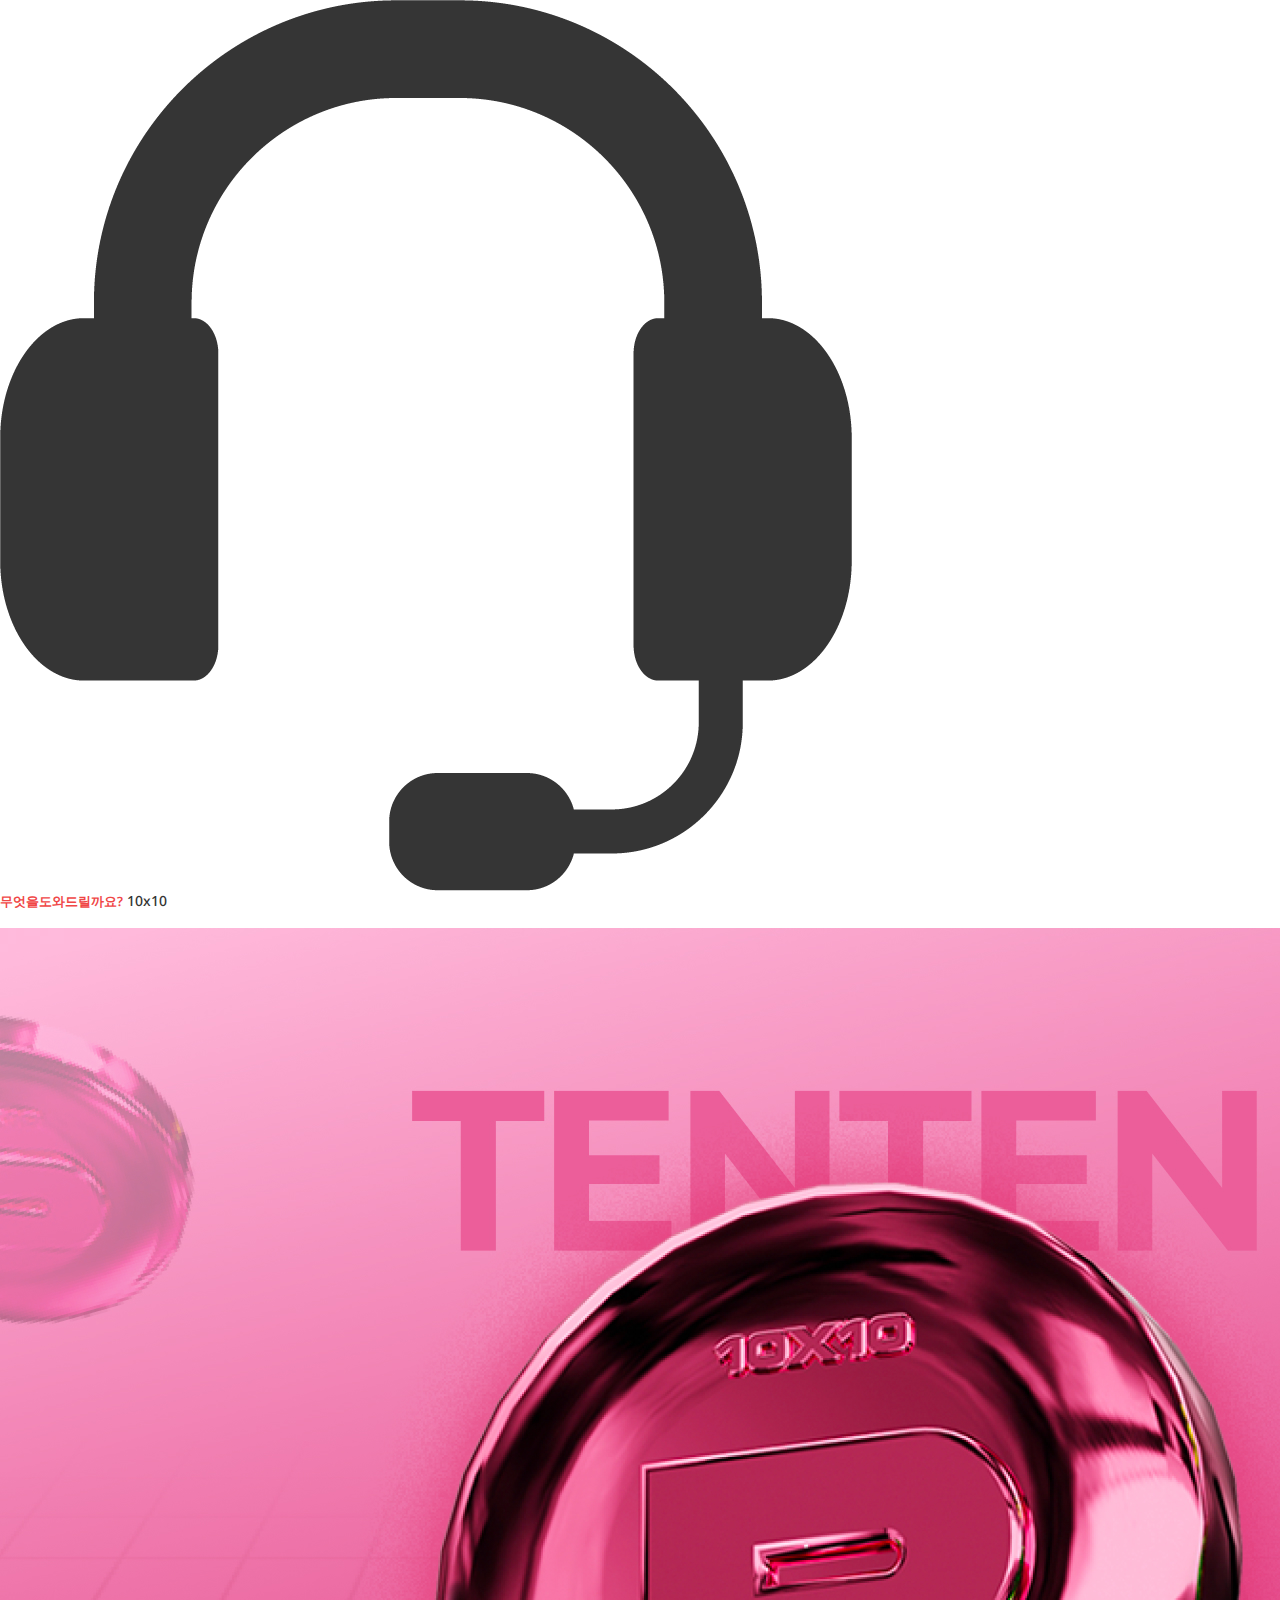
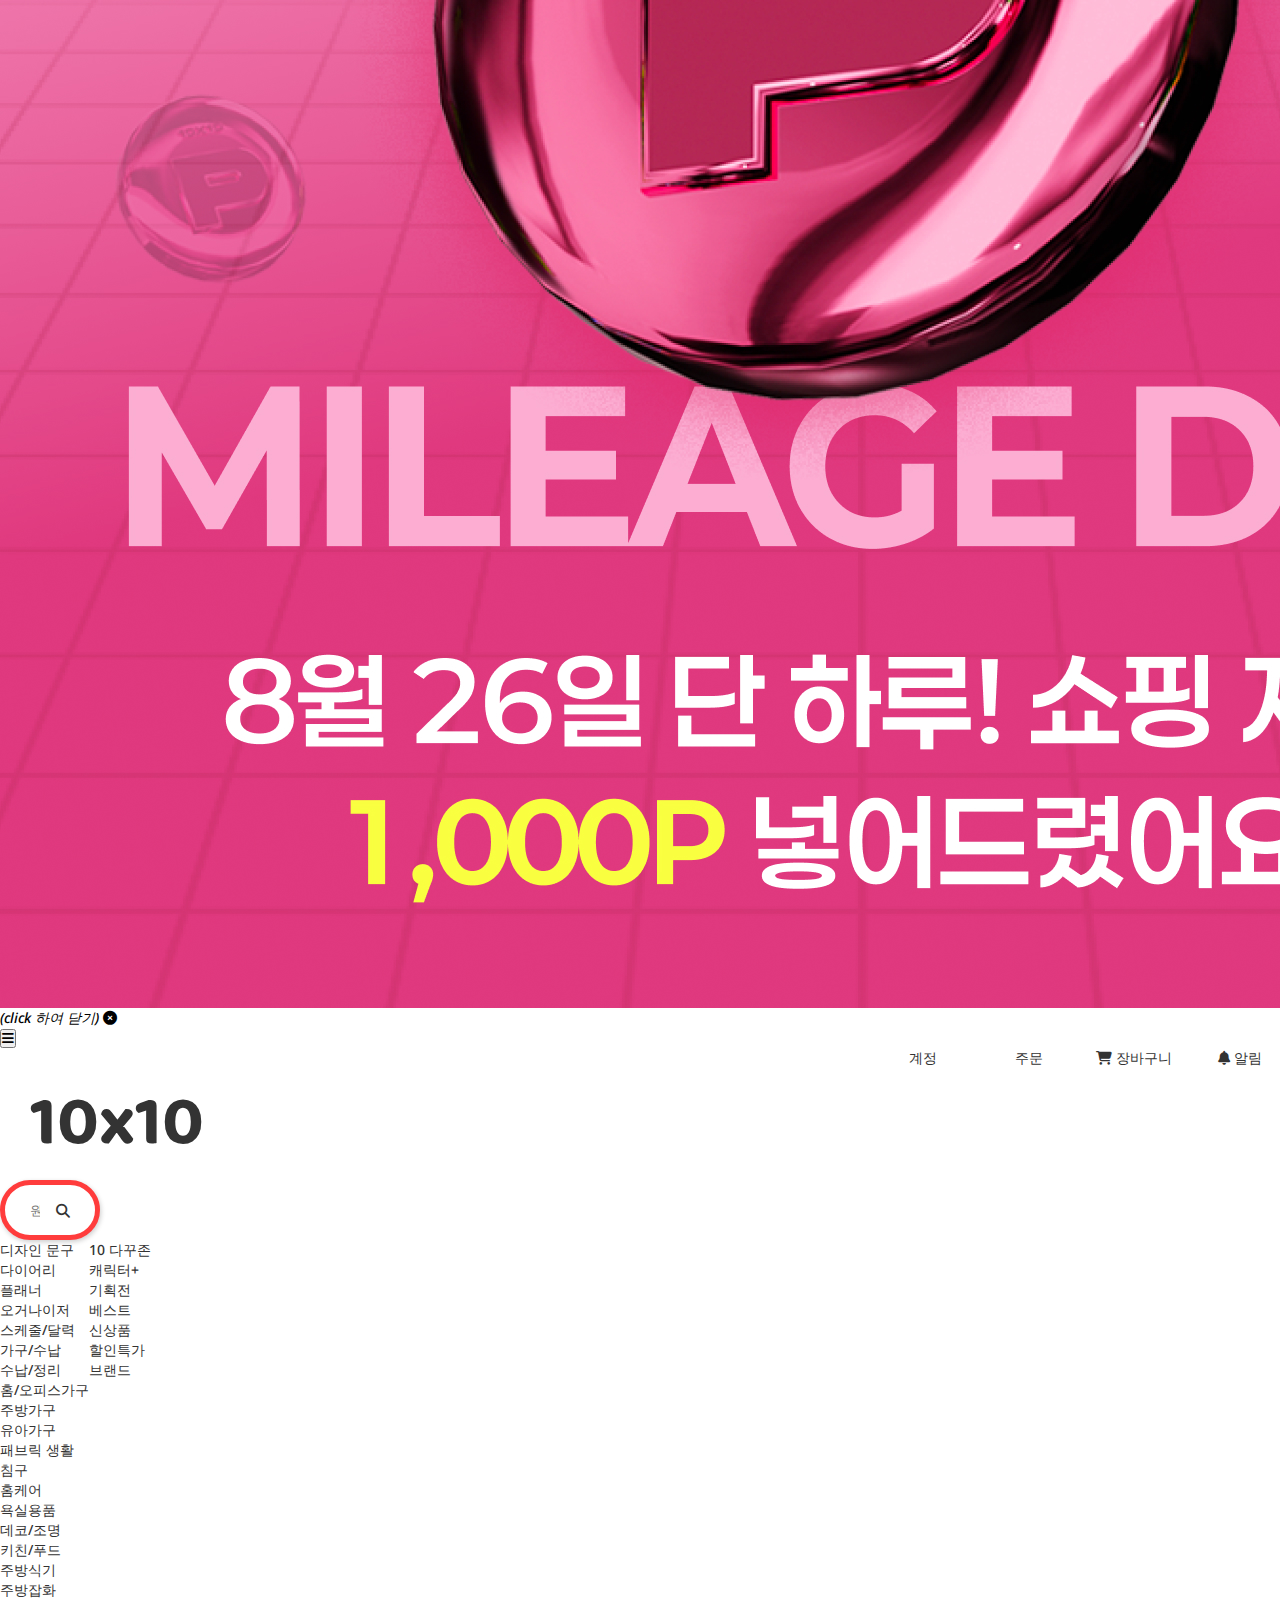
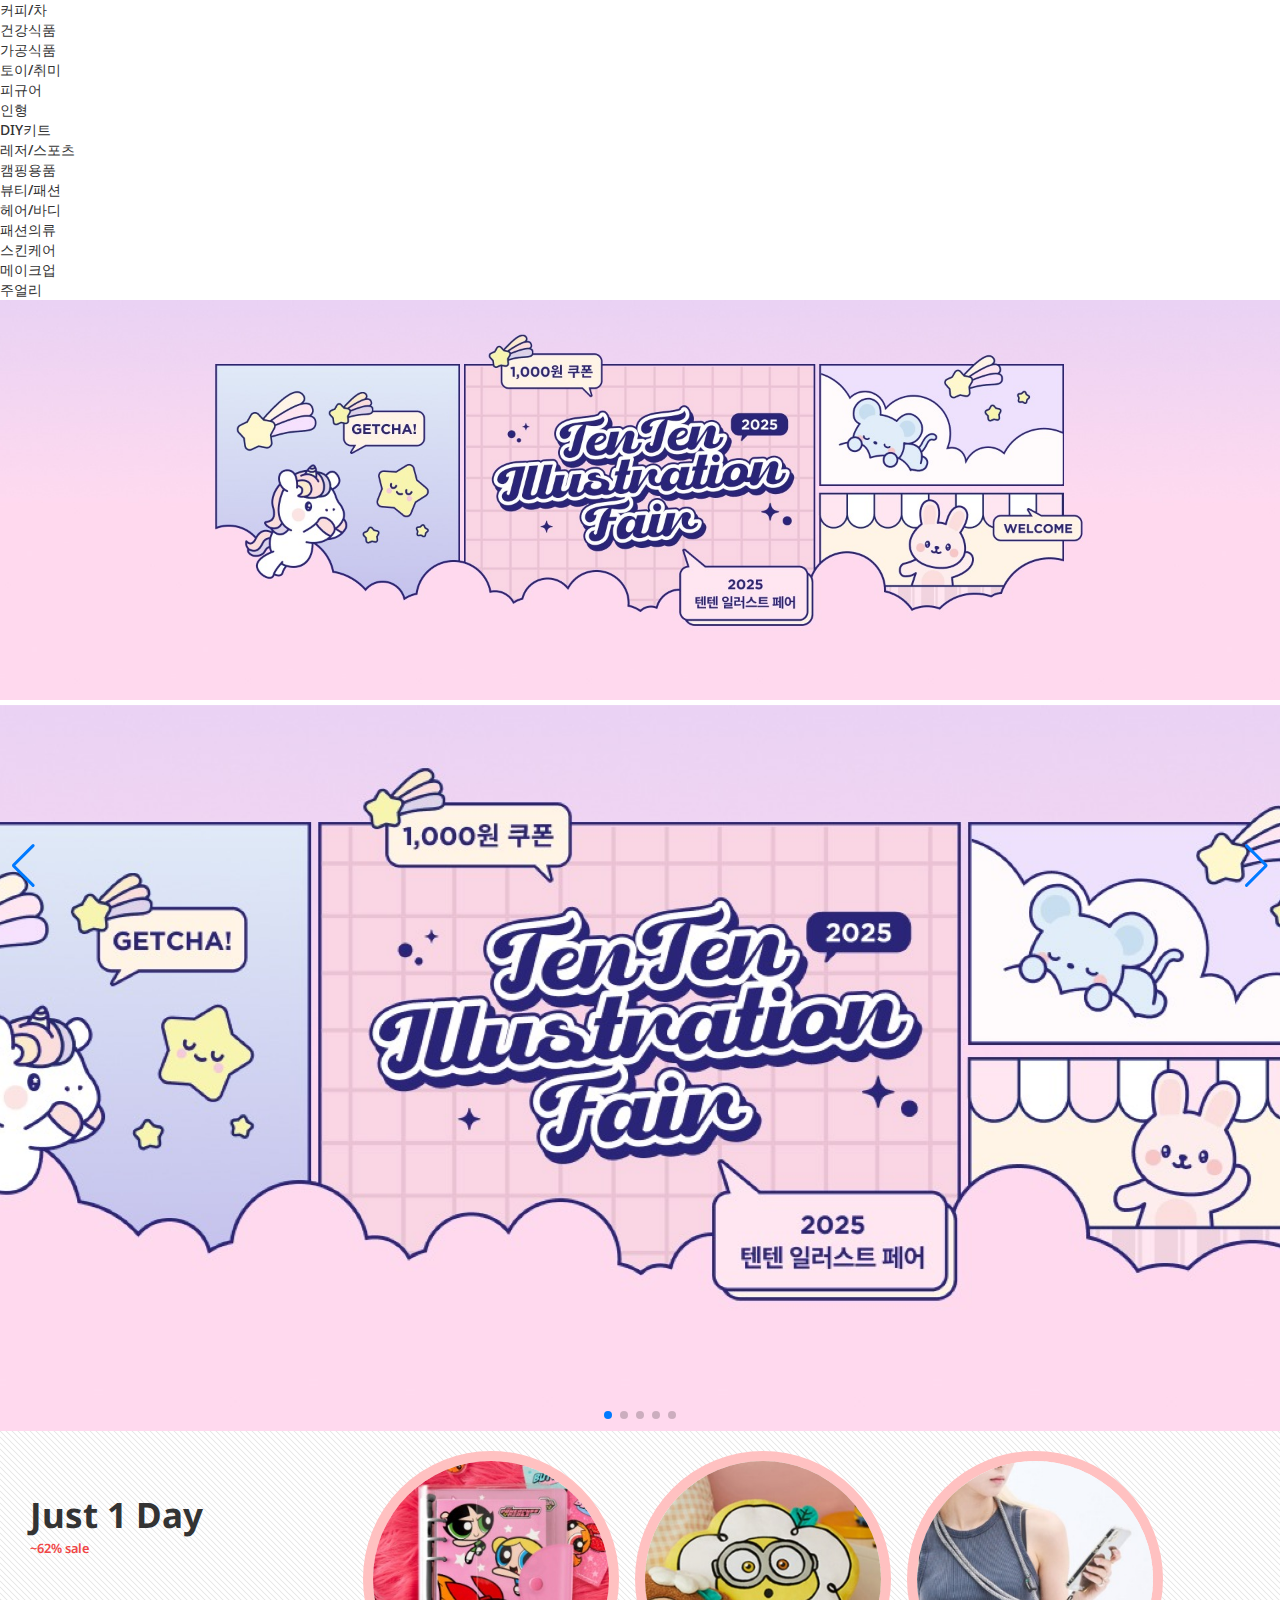
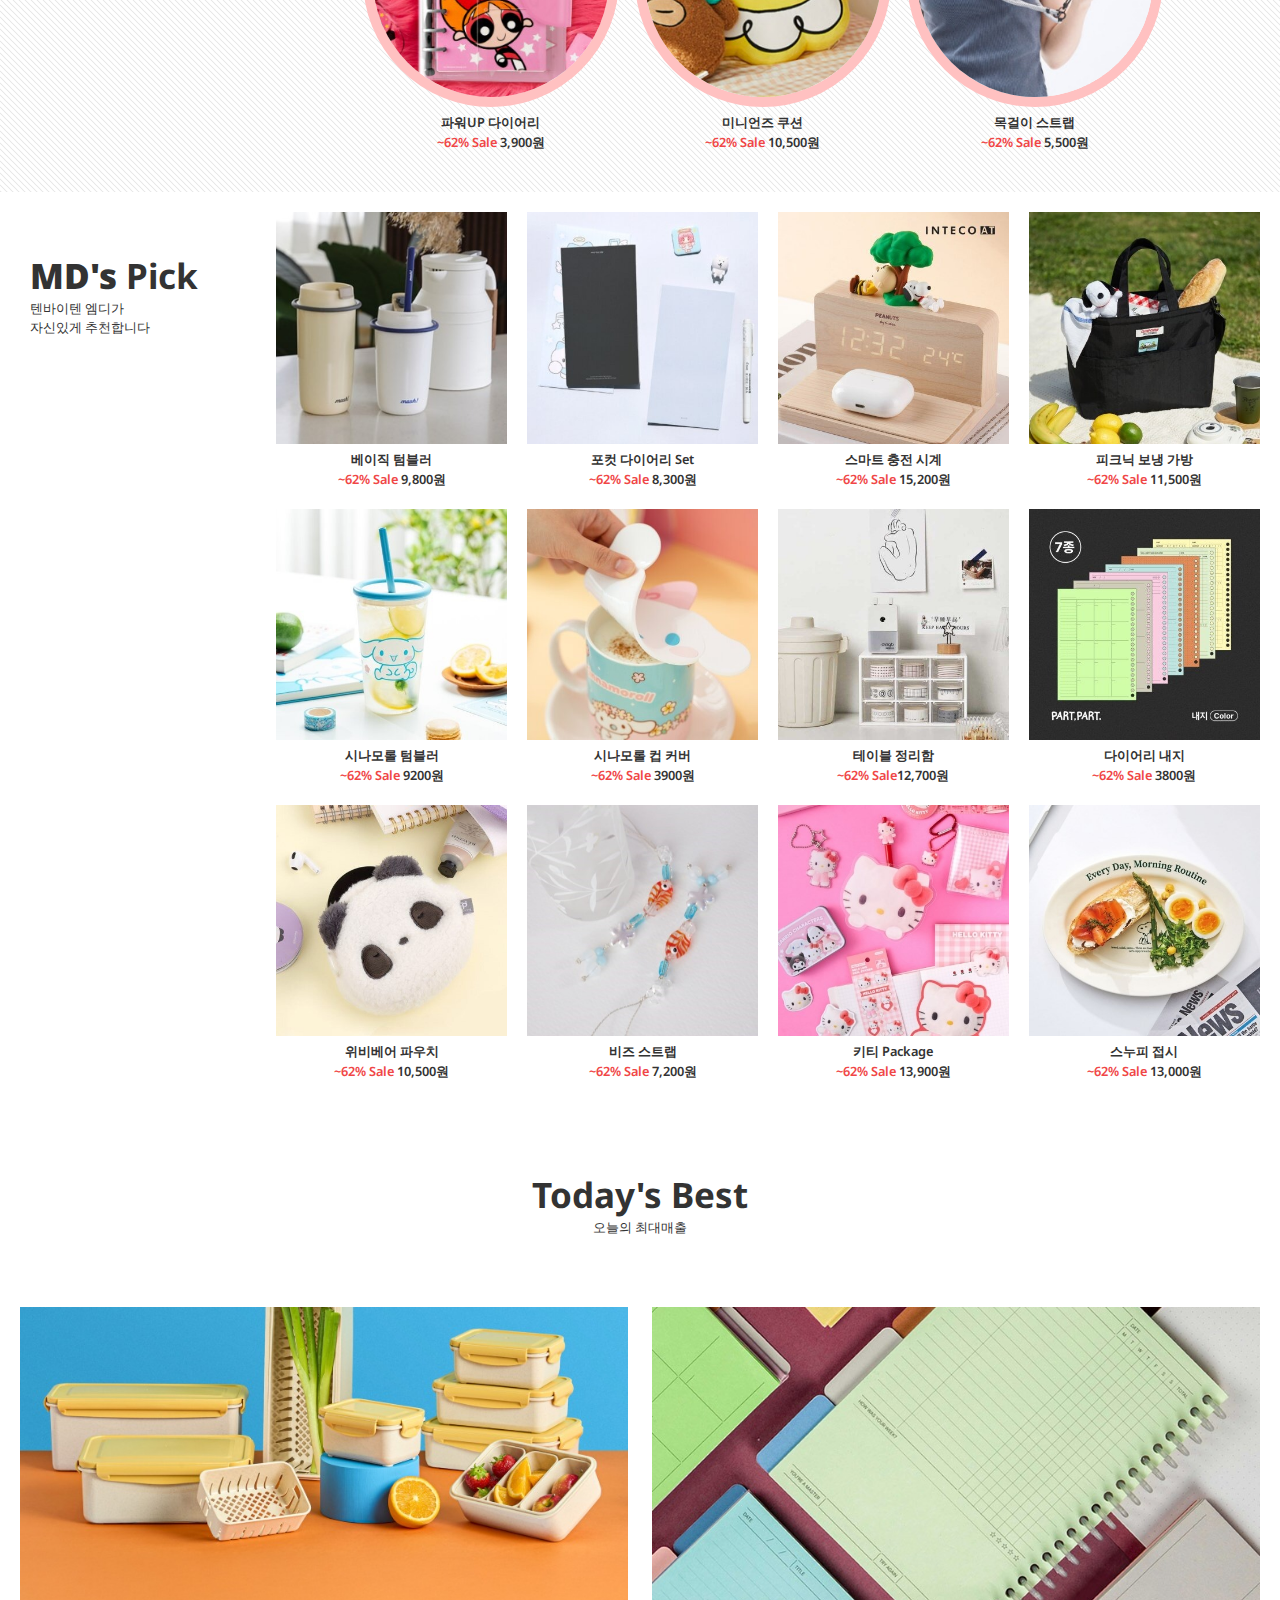
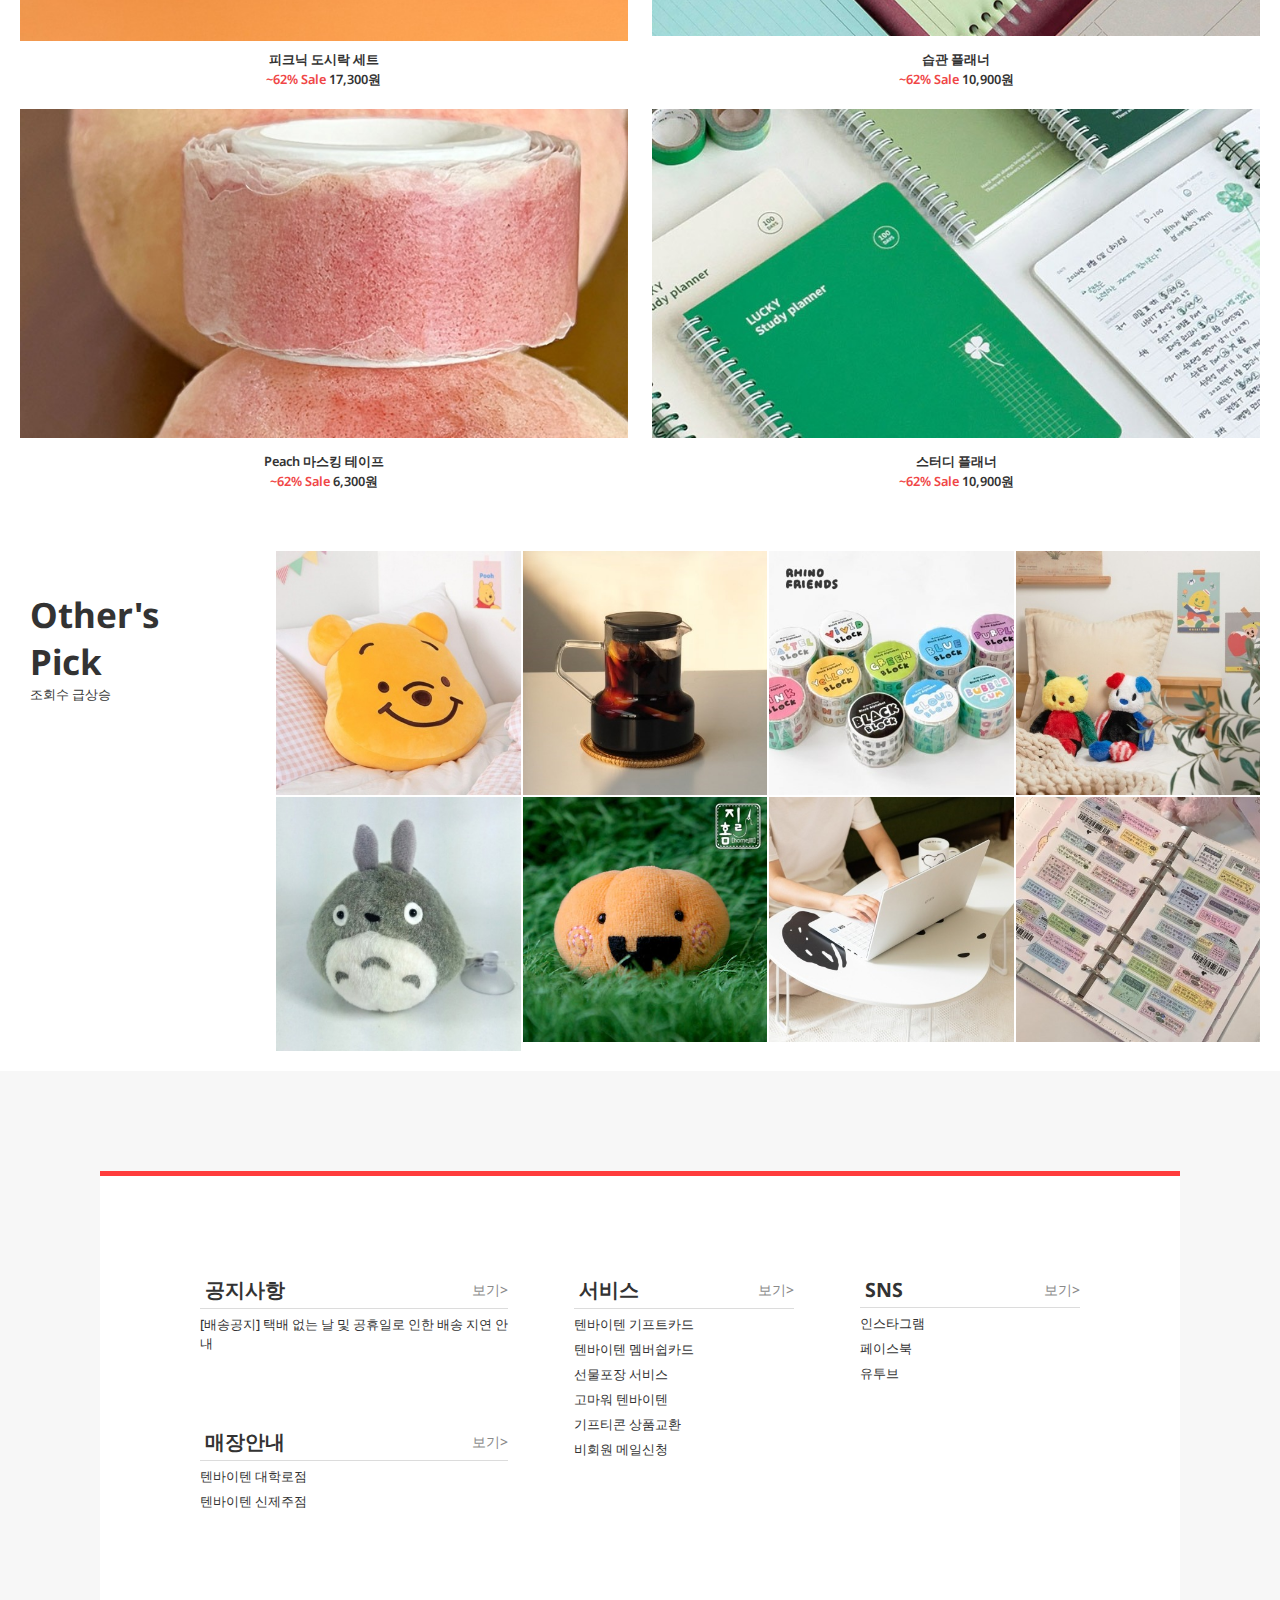
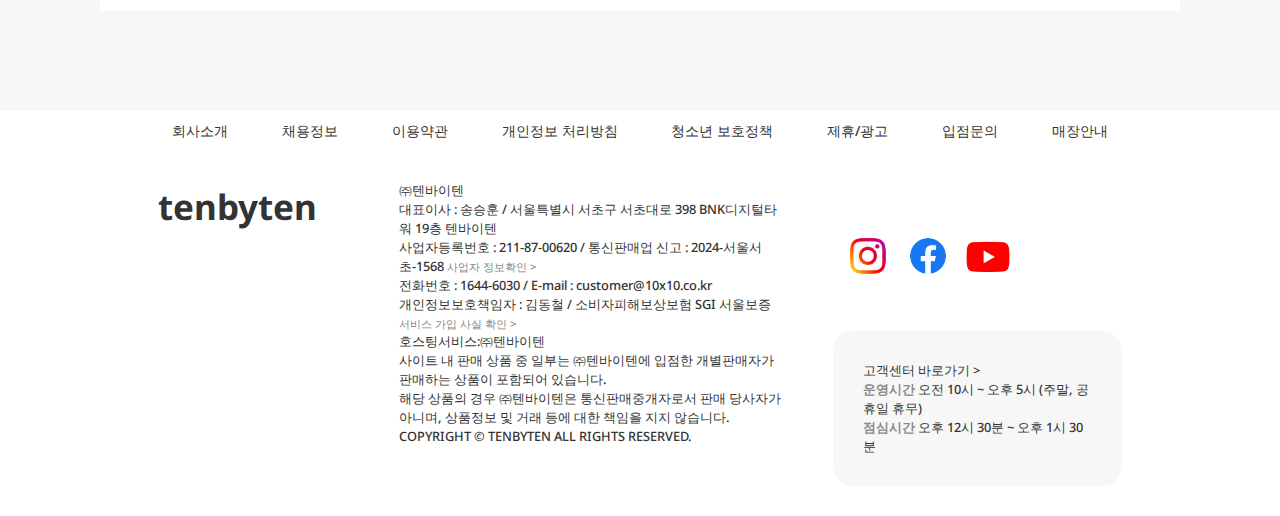
<file: index.html>
<!DOCTYPE html>
<html lang="ko">
  <head>
    <!-- 구글 애널리킥스 에서 복사 해 온걸 붙이기 -->
       <!-- 두번째 구글 분석 -->
     <!-- Google Tag Manager -->
<script>(function(w,d,s,l,i){w[l]=w[l]||[];w[l].push({'gtm.start':
new Date().getTime(),event:'gtm.js'});var f=d.getElementsByTagName(s)[0],
j=d.createElement(s),dl=l!='dataLayer'?'&l='+l:'';j.async=true;j.src=
'https://www.googletagmanager.com/gtm.js?id='+i+dl;f.parentNode.insertBefore(j,f);
})(window,document,'script','dataLayer','GTM-5LNX496G');</script>
<!-- End Google Tag Manager -->
 
    <meta charset="UTF-8" />
    <meta name="viewport" content="width=device-width, initial-scale=1.0" />
    <title>10x10</title>
    <!-- 파비콘 -->
    <link
      rel="icon"
      type="image/png"
      href="assets/favicon/favicon-96x96.png"
      sizes="96x96"
    />
    <link rel="icon" type="image/svg+xml" href="assets/favicon/favicon.svg" />
    <link rel="shortcut icon" href="/assets/favicon/favicon.ico" />
    <link
      rel="apple-touch-icon"
      sizes="180x180"
      href="/assets/favicon/apple-touch-icon.png"
    />
    <link rel="manifest" href="/assets/favicon/site.webmanifest" />
    <!-- seo 엔진 최적화 -->
    <!-- 웹페이지의 설명을 정의 -->
    <meta name="description" content="텐바이텐 웹사이트입니다." />
    <!-- 웹페이지와 관련된 키워드를 정의 -->
    <meta
      name="keywords"
      content="커플, 선물, 디자인, 감성디자인, 10x10, 텐바이텐"
    />
    <!-- 웹페이지의 저자를 정의  -->
    <meta name="author" content="10x10_clone" />
    <!-- 소셜 미디어에서 페이지가 공유될때 사용되는 제목 -->
    <meta property="og:title" content="텐바이텐 10X10 : 감성채널 감성에너지" />
    <!-- 소셜 미디어에서 페이지가 공유될 때 표시되는 사이트 이름 -->
    <meta property="og:site_name" content="텐바이텐 10X10" />
    <!-- 소셜 미디어에서 페이지가 웹사이트임을 명시 -->
    <meta property="og:type" content="website" />
    <!-- Open Graph 프로토콜에서 사용되는 메타 태그의 속성 중 하나로, 
     페이지의 간략한 설명을 제공하는 데 사용 -->
    <!-- 소셜 미디어에서 공유될 때 사용되는 URL -->
    <meta property="og:url" content="https://uixhyeon.github.io/tenbyten/" />
    <!-- 소셜 미디어에서 페이지가 공유될 때 표시되는 이미지 -->
    <meta
      property="og:image"
      content="https://uixhyeon.github.io/tenbyten/images/imgi_134_mainRolling_99228_20250807155239.jpg"
    />
    <!-- 소셜 미디어에서 페이지가 공유될 때 사용되는 설명 -->
    <meta
      property="og:description"
      content="생활감성채널 10x10(텐바이텐)은 디자인소품, 
아이디어상품, 독특한 인테리어 및 패션 상품 등으로 고객에게 즐거운 경험을 주는 디자인전문 쇼핑몰 입니다.."
    />
    <link rel="stylesheet" href="css/main.css" />
    <!-- 어썸 -->
    <!-- Font Awesome 6 (최신, Safari 포함 모든 브라우저 지원) -->
    <!-- 안전하게 모든 브라우저에서 되는 방식 -->
    <link
      rel="stylesheet"
      href="https://cdnjs.cloudflare.com/ajax/libs/font-awesome/6.5.2/css/all.min.css"
    />

    <!-- 구글 -->
    <link rel="preconnect" href="https://fonts.googleapis.com" />
    <link rel="preconnect" href="https://fonts.gstatic.com" crossorigin />
    <link
      href="https://fonts.googleapis.com/css2?family=Baloo+2:wght@400..800&family=Black+Han+Sans&family=Bungee+Inline&family=Bungee+Shade&family=Nosifer&family=Noto+Sans:ital,wght@0,100..900;1,100..900&family=Orbitron:wght@400..900&family=Titan+One&display=swap"
      rel="stylesheet"
    />
    <!-- Swiper CSS -->
    <link
      rel="stylesheet"
      href="https://cdn.jsdelivr.net/npm/swiper@11/swiper-bundle.min.css"
    />
    <!-- Swiper JS -->
    <script src="https://cdn.jsdelivr.net/npm/swiper@11/swiper-bundle.min.js"></script>
  
  <!-- 첫번째 구글 분석 -->
    <!-- Google tag (gtag.js) -->
<script async src="https://www.googletagmanager.com/gtag/js?id=G-FKWV6KLS4X"></script>
<script>
  window.dataLayer = window.dataLayer || [];
  function gtag(){dataLayer.push(arguments);}
  gtag('js', new Date());

  gtag('config', 'G-FKWV6KLS4X');
</script>
  
  </head>
  <body>
    <!-- 세번째 구글분석 -->
    <!-- Google Tag Manager (noscript) -->
<noscript><iframe src="https://www.googletagmanager.com/ns.html?id=GTM-5LNX496G"
height="0" width="0" style="display:none;visibility:hidden"></iframe></noscript>
<!-- End Google Tag Manager (noscript) -->
    <div class="wrap">
      <!-- 퀵메뉴 -->
      <div class="fix-menu-wrap">
        <a href="#" class="chat-btn">
          <img src="images/cs.png" alt="chat" />
          <span>무엇을도와드릴까요?</span>
        </a>
        <a href="#" class="shop-btn">10x10</a>
        <a href="#" class="top-btn">
          <img src="images/top-btn.png" class="top img btn" />
        </a>
      </div>
      <!-- 모달창 -->
      <div class="modal-wrap">
        <div class="modal-main">
          <div class="imageBox">
            <img src="images/popup.jpg" alt="" />
          </div>
        </div>
        <!-- 모달 창 닫기 -->
        <div class="modal-close">
          <i> (click 하여 닫기)</i>
          <i class="fa-solid fa-circle-xmark"></i>
        </div>
      </div>
    </div>

    <!-- @헤더 -->
    <header class="header">
      <div class="inner header-inner">
        <!-- 헤더-탑 -->
        <div class="header-top">
          <div class="header-top-inner">
            <div class="hd-top-inner">
              <div class="hd-top-inin">
                <!-- 햄버거 버튼 -->
                <button class="menu-btn" id="hamburger">
                  <i class="fa-solid fa-bars"></i>
                </button>

                <nav class="navi navi-1">
                  <ul>
                    <li><a href="link.html">계정</a></li>
                    <li><a href="link.html">주문</a></li>
                    <li>
                      <a href="#"
                        ><i class="fa-solid fa-cart-shopping"></i> 장바구니</a
                      >
                    </li>
                    <li>
                      <a href="#"><i class="fa-solid fa-bell"></i> 알림</a>
                    </li>
                  </ul>
                </nav>
              </div>
            </div>
          </div>
        </div>

        <!-- 헤더-중앙 -->
        <div class="header-center">
          <div class="header-center-inner">
            <!-- 헤더-바텀-왼-로고 -->
            <div class="main-logo">
              <a href="#"><h1>10x10</h1></a>
            </div>
            <div class="search-bar">
              <input type="text" placeholder="원하시는 상품을 검색해 보세요" />
              <a href="#">
                <i class="fa-solid fa-magnifying-glass"></i>
              </a>
            </div>
          </div>
        </div>
        <!-- 헤더-바텀 -->
        <div class="header-bottom">
          <!-- 드롭다운 메뉴 박스 -->
          <div class="menu" id="menu">
            <ul>
              <li class="dropdown">
                <a href="#" data-toggle="dropdown"
                  >디자인 문구 <i class="icon-arrow"></i
                ></a>
                <ul class="dropdown-menu">
                  <li><a href="#">다이어리</a></li>
                  <li><a href="#">플래너</a></li>
                  <li><a href="#">오거나이저</a></li>
                  <li><a href="#">스케줄/달력</a></li>
                </ul>
              </li>

              <li class="dropdown">
                <a href="#" data-toggle="dropdown"
                  >가구/수납 <i class="icon-arrow"></i
                ></a>
                <ul class="dropdown-menu">
                  <li><a href="#">수납/정리</a></li>
                  <li><a href="#">홈/오피스가구</a></li>
                  <li><a href="#">주방가구</a></li>
                  <li><a href="#">유아가구</a></li>
                </ul>
              </li>

              <li class="dropdown">
                <a href="#" data-toggle="dropdown"
                  >패브릭 생활<i class="icon-arrow"></i
                ></a>
                <ul class="dropdown-menu">
                  <li><a href="#">침구</a></li>
                  <li><a href="#">홈케어</a></li>
                  <li><a href="#">욕실용품</a></li>
                  <li><a href="#">데코/조명</a></li>
                </ul>
              </li>
              <li class="dropdown">
                <a href="#" data-toggle="dropdown"
                  >키친/푸드 <i class="icon-arrow"></i
                ></a>
                <ul class="dropdown-menu">
                  <li><a href="#">주방식기</a></li>
                  <li><a href="#">주방잡화</a></li>
                  <li><a href="#">커피/차</a></li>
                  <li><a href="#">건강식품</a></li>
                  <li><a href="#">가공식품</a></li>
                </ul>
              </li>

              <li class="dropdown">
                <a href="#" data-toggle="dropdown"
                  >토이/취미<i class="icon-arrow"></i
                ></a>
                <ul class="dropdown-menu">
                  <li><a href="#">피규어</a></li>
                  <li><a href="#">인형</a></li>
                  <li><a href="#">DIY키트</a></li>
                  <li><a href="#">레저/스포츠</a></li>
                  <li><a href="#">캠핑용품</a></li>
                </ul>
              </li>
              <li class="dropdown">
                <a href="#" data-toggle="dropdown"
                  >뷰티/패션<i class="icon-arrow"></i
                ></a>
                <ul class="dropdown-menu">
                  <li><a href="#">헤어/바디</a></li>
                  <li><a href="#">패션의류</a></li>
                  <li><a href="#">스킨케어</a></li>
                  <li><a href="#">메이크업</a></li>
                  <li><a href="#">주얼리</a></li>
                </ul>
              </li>
            </ul>
          </div>
          <div class="header-bottom-inner">
            <!-- 네비게이션 메뉴 -->
            <nav class="header-bt-navi">
              <ul>
                <li>
                  <a href="#">10 다꾸존</a>
                </li>
                <li>
                  <a href="#">캐릭터+</a>
                </li>
                <li>
                  <a href="#">기획전</a>
                </li>
                <li>
                  <a href="#">베스트</a>
                </li>
                <li>
                  <a href="#">신상품</a>
                </li>
                <li>
                  <a href="#">할인특가</a>
                </li>
                <li>
                  <a href="#">브랜드</a>
                </li>
              </ul>
            </nav>
          </div>
        </div>
      </div>
    </header>
    <!-- @비쥬얼-베너 -->

    <!-- 비주얼베너스와이퍼 --><!-- 비주얼베너 스와이퍼 (수정본) -->
    <div class="swiper visualSwiper">
      <div class="swiper-wrapper">
        <div class="swiper-slide">
          <img src="images/bg1-1.jpg" alt="베너1" class="web-img" />
          <img src="images/bg_t_1.png" alt="탭1" class="tab-img" />
          <img src="images/bg1-2.png" alt="모바일 베너1" class="mo-img" />
        </div>

        <div class="swiper-slide">
          <img src="images/bg2-1.jpg" alt="베너2" class="web-img" />
          <img src="images/bg_t_2.png" alt="탭2" class="tab-img" />
          <img src="images/bg2-2.png" alt="모바일 베너2" class="mo-img" />
        </div>

        <div class="swiper-slide">
          <img src="images/bg3-1.jpg" alt="베너3" class="web-img" />
          <img src="images/bg_t_3.png" alt="탭3" class="tab-img" />
          <img src="images/bg3-2.png" alt="모바일 베너3" class="mo-img" />
        </div>
        <div class="swiper-slide">
          <img src="images/bg4-1.jpg" alt="베너4" class="web-img" />
          <img src="images/bg_t_4.png" alt="탭4" class="tab-img" />
          <img src="images/bg4-2.png" alt="모바일 베너4" class="mo-img" />
        </div>
        <div class="swiper-slide">
          <img src="images/bg5-1.jpg" alt="베너5" class="web-img" />
          <img src="images/bg_t_5.png" alt="탭5" class="tab-img" />
          <img src="images/bg5-2.png" alt="모바일 베너5" class="mo-img" />
        </div>
      </div>

      <!-- (선택) 페이징/네비 -->
      <div class="swiper-pagination"></div>
      <div class="swiper-button-prev"></div>
      <div class="swiper-button-next"></div>
    </div>
    <!-- 🔚 .visualSwiper 끝 -->

    <!-- @메인 -->
    <div class="main">
      <div class="main-inner">
        <!-- 카드1 -->
        <section class="card1">
          <div class="inner card1-inner">
            <!-- 카드1 왼 -->
            <div class="card1-left">
              <h2>Just 1 Day</h2>
              <div class="space"></div>
              <span>~62% sale</span>
            </div>
            <!-- 카드1 오 -->
            <div class="card1-right">
              <ul class="first-card card">
                <li>
                  <a href="#">
                    <img
                      src="images/imgi_5_Frontimage20250807180258.jpg"
                      alt="다이어리"
                    />
                    <p>파워UP 다이어리</p>
                    <p><span>~62% Sale</span> 3,900원</p>
                  </a>
                </li>
                <li>
                  <a href="#">
                    <img
                      src="images/imgi_6_Frontimage20250807180305.jpg"
                      alt="미니언즈 쿠션"
                    />
                    <p>미니언즈 쿠션</p>
                    <p><span>~62% Sale</span> 10,500원</p>
                  </a>
                </li>
                <li>
                  <a href="#">
                    <img
                      src="images/imgi_7_Frontimage20250807180312.jpg"
                      alt="목걸이 스트랩"
                    />
                    <p>목걸이 스트랩</p>
                    <p><span>~62% Sale</span> 5,500원</p>
                  </a>
                </li>
              </ul>
            </div>
          </div>
        </section>

        <!-- 카드2 -->
        <section class="card2">
          <div class="inner card2-inner">
            <div class="card2-left">
              <h2><strong>MD's</strong> Pick</h2>
              <div class="space"></div>
              <p>텐바이텐 엠디가</p>
              <p>자신있게 추천합니다</p>
            </div>
            <div class="card2-right">
              <ul class="second-card card">
                <li>
                  <a href="#">
                    <img
                      src="images/imgi_8_T003936959.jpg"
                      alt="베이직 텀블러"
                    />
                    <p>베이직 텀블러</p>
                    <p><span>~62% Sale</span> 9,800원</p>
                  </a>
                </li>
                <li>
                  <a href="#">
                    <img
                      src="images/imgi_11_optimize.jpg"
                      alt="드로잉 마커 Set"
                    />
                    <p>포컷 다이어리 Set</p>
                    <p><span>~62% Sale</span> 8,300원</p>
                  </a>
                </li>
                <li>
                  <a href="#">
                    <img
                      src="images/imgi_12_optimize.jpg"
                      alt="스마트 충전 시계"
                    />
                    <p>스마트 충전 시계</p>
                    <p><span>~62% Sale</span> 15,200원</p>
                  </a>
                </li>
                <li>
                  <a href="link.html">
                    <img
                      src="images/imgi_13_optimize.jpg"
                      alt="피크닉 보냉 가방"
                    />
                    <p>피크닉 보냉 가방</p>
                    <p><span>~62% Sale</span> 11,500원</p>
                  </a>
                </li>
                <li>
                  <a href="link.html">
                    <img
                      src="images/imgi_14_optimize.jpg"
                      alt="시나모롤 텀블러"
                    />
                    <p>시나모롤 텀블러</p>
                    <p><span>~62% Sale</span> 9200원</p>
                  </a>
                </li>
                <li>
                  <a href="#">
                    <img
                      src="images/imgi_15_optimize.jpg"
                      alt="시나모롤 컵 커버 "
                    />
                    <p>시나모롤 컵 커버</p>
                    <p><span>~62% Sale</span> 3900원</p>
                  </a>
                </li>
                <li>
                  <a href="#">
                    <img
                      src="images/imgi_20_optimize.jpg"
                      alt="테이블 정리함"
                    />
                    <p>테이블 정리함</p>
                    <p><span>~62% Sale</span>12,700원</p>
                  </a>
                </li>
                <li>
                  <a href="#">
                    <img
                      src="images/imgi_22_optimize.jpg"
                      alt="다이어리 내지"
                    />
                    <p>다이어리 내지</p>
                    <p><span>~62% Sale</span> 3800원</p>
                  </a>
                </li>
                <li>
                  <a href="#">
                    <img
                      src="images/imgi_24_optimize.jpg"
                      alt="위비베어 파우치"
                    />
                    <p>위비베어 파우치</p>
                    <p><span>~62% Sale</span> 10,500원</p>
                  </a>
                </li>
                <li>
                  <a href="#">
                    <img
                      src="images/imgi_32_B006933413.jpg"
                      alt="비즈 스트랩"
                    />
                    <p>비즈 스트랩</p>
                    <p><span>~62% Sale</span> 7,200원</p>
                  </a>
                </li>
                <li>
                  <a href="#">
                    <img
                      src="images/imgi_33_B006265412-2.jpg"
                      alt="키티 Package"
                    />
                    <p>키티 Package</p>
                    <p><span>~62% Sale</span> 13,900원</p>
                  </a>
                </li>
                <li>
                  <a href="#">
                    <img
                      src="images/imgi_34_B005683135-2.jpg"
                      alt="스누피 접시"
                    />
                    <p>스누피 접시</p>
                    <p><span>~62% Sale</span> 13,000원</p>
                  </a>
                </li>
              </ul>
            </div>
          </div>
        </section>
        <!-- 카드3 -->
        <section class="card3">
          <div class="inner card3-inner">
            <div class="card3-top">
              <h2>Today's Best</h2>
              <div class="space"></div>
              <p>오늘의 최대매출</p>
            </div>
            <div class="card3-bottom">
              <ul class="third-card card">
                <li>
                  <a href="#">
                    <div class="box">
                      <img
                        src="images/imgi_26_banMoList20250804152421.jpg"
                        alt="피크닉 도시락 세트"
                      />
                    </div>
                    <p>피크닉 도시락 세트</p>
                    <p><span>~62% Sale</span> 17,300원</p>
                  </a>
                </li>
                <li>
                  <a href="#">
                    <div class="box">
                      <img
                        src="images/imgi_27_banMoList20250728093504.jpg"
                        alt="습관 플래너"
                      />
                    </div>
                    <p>습관 플래너</p>
                    <p><span>~62% Sale</span> 10,900원</p>
                  </a>
                </li>
              </ul>
              <ul class="third-card card">
                <li>
                  <a href="#">
                    <div class="box">
                      <img
                        src="images/imgi_28_banMoList20250729135521.jpg"
                        alt="Peach 마스킹 테이프"
                      />
                    </div>
                    <p>Peach 마스킹 테이프</p>
                    <p><span>~62% Sale</span> 6,300원</p>
                  </a>
                </li>
                <li>
                  <a href="#">
                    <div class="box">
                      <img
                        src="images/imgi_29_banMoList20250731174545.jpg"
                        alt="스터디 플래너"
                      />
                    </div>
                    <p>스터디 플래너</p>
                    <p><span>~62% Sale</span> 10,900원</p>
                  </a>
                </li>
              </ul>
            </div>
          </div>
        </section>
        <!-- 카드4 -->
        <section class="card4">
          <div class="inner card4-inner">
            <div class="card4-left">
              <h2>Other's Pick</h2>
              <div class="space"></div>
              <p>조회수 급상승</p>
            </div>
            <div class="card4-right">
              <ul class="fourth-card">
                <li>
                  <a href="#">
                    <img src="images/imgi_52_B003868946-4.jpg" alt="푸 쿠션" />
                  </a>
                </li>
                <li>
                  <a href="#">
                    <img src="images/imgi_36_B003511660.jpg" alt="커피컵" />
                  </a>
                </li>
                <!-- @@@@@@@@@@@@@@@@@@@@@@@@@@@@@@@@@@@@@@@@@@@@@@@@
              사진이 임미지 않에 없음  
              -->
                <li>
                  <a href="#">
                    <img
                      src="images/imgi_38_B006818455.jpg"
                      alt="마스킹테이프"
                    />
                  </a>
                </li>
                <li>
                  <a href="#">
                    <img
                      src="images/imgi_48_B006341907-1.jpg"
                      alt="극세사 인형"
                    />
                  </a>
                </li>
                <li>
                  <a href="#">
                    <img
                      src="images/imgi_64_B002068094.jpg"
                      alt="토토로 인형"
                    />
                  </a>
                </li>
                <li>
                  <a href="#">
                    <img
                      src="images/imgi_117_B000186055.jpg"
                      alt="펌킨인형 만들기"
                    />
                  </a>
                </li>
                <li>
                  <a href="#">
                    <img
                      src="images/imgi_105_B003019218-6.jpg"
                      alt="스누피 테이블"
                    />
                  </a>
                </li>
                <li>
                  <a href="#">
                    <img
                      src="images/imgi_95_B005950827-1.jpg"
                      alt="행운 스티커"
                    />
                  </a>
                </li>
              </ul>
            </div>
          </div>
        </section>
      </div>
      <!-- 뉴스 -->
      <div class="news-wrap">
        <div class="news-box inner">
          <div class="news-left">
            <div class="notice news-scr">
              <div class="news_title">
                <h3>공지사항</h3>

                <a href="#">보기></a>
              </div>

              <a href="#"
                ><p>
                  [배송공지] 택배 없는 날 및 공휴일로 인한 배송 지연 안내
                </p></a
              >
            </div>
            <div class="store news-scr">
              <div class="news_title">
                <h3>매장안내</h3>
                <a href="#">보기></a>
              </div>
              <a href="#"><p>텐바이텐 대학로점</p></a>
              <a href="#"><p>텐바이텐 신제주점</p></a>
            </div>
          </div>
          <div class="news-center news-scr">
            <div class="news_title">
              <h3>서비스</h3>
              <a href="#">보기></a>
            </div>

            <a href="#"><p>텐바이텐 기프트카드</p></a>
            <a href="#"><p>텐바이텐 멤버쉽카드</p></a>
            <a href="#"><p>선물포장 서비스</p></a>

            <a href="#"><p>고마워 텐바이텐</p></a>

            <a href="#"><p>기프티콘 상품교환</p></a>
            <a href="#"><p>비회원 메일신청</p></a>
          </div>
          <div class="news-right news-scr">
            <div class="news_title">
              <h3>SNS</h3>
              <a href="#">보기></a>
            </div>
            <a href="#"><p>인스타그램</p></a>
            <a href="#"><p>페이스북</p></a>
            <a href="#"><p>유투브</p></a>
          </div>
        </div>
      </div>
      <!-- @푸터 -->
      <footer class="footer">
        <div class="footer-inner inner">
          <!-- 푸터-탑 -->
          <div class="footer-top">
            <!-- 푸터-네브 -->
            <nav class="ft-navi">
              <ul>
                <li>
                  <a href="#">회사소개</a>
                </li>
                <li>
                  <a href="#">채용정보</a>
                </li>
                <li>
                  <a href="#">이용약관</a>
                </li>
                <li>
                  <a href="#">개인정보 처리방침</a>
                </li>
                <li>
                  <a href="#">청소년 보호정책</a>
                </li>
                <li>
                  <a href="#">제휴/광고</a>
                </li>
                <li>
                  <a href="#">입점문의</a>
                </li>
                <li>
                  <a href="#">매장안내</a>
                </li>
              </ul>
            </nav>
          </div>
          <!-- 푸터-바텀 -->
          <div class="footer-bottom">
            <!-- 푸터-왼 -->
            <div class="ft-left sub-logo">
              <a href="#">
                <h2>tenbyten</h2>
              </a>
              <!-- ㅅ다시쓰기 -->
            </div>
            <!-- 푸터-중 -->
            <div class="ft-center">
              <div class="space"></div>
              <p>㈜텐바이텐</p>
              <p>
                대표이사 : 송승훈 / 서울특별시 서초구 서초대로 398 BNK디지털타워
                19층 텐바이텐
              </p>
              <p>
                사업자등록번호 : 211-87-00620 / 통신판매업 신고 :
                2024-서울서초-1568 <a href="#">사업자 정보확인 ></a>
              </p>
              <div class="space"></div>
              <!-- @@@@@@@@@@@@@@@@ > 바꾸기 -->
              <p>
                전화번호 : 1644-6030 / E-mail : customer@10x10.co.kr<br />
                개인정보보호책임자 : 김동철 / 소비자피해보상보험 SGI 서울보증
                <a href="#">서비스 가입 사실 확인 ></a>
              </p>

              <p>호스팅서비스:㈜텐바이텐</p>

              <div class="space"></div>
              <p>
                사이트 내 판매 상품 중 일부는 ㈜텐바이텐에 입점한 개별판매자가
                판매하는 상품이 포함되어 있습니다.<br />
                해당 상품의 경우 ㈜텐바이텐은 통신판매중개자로서 판매 당사자가
                아니며, 상품정보 및 거래 등에 대한 책임을 지지 않습니다.
              </p>
              <div class="space"></div>
              <p>COPYRIGHT © TENBYTEN ALL RIGHTS RESERVED.</p>
            </div>
            <!-- 푸터-오 -->

            <div class="ft-right">
              <div class="ft-r-top">
                <a href="#"
                  ><img src="images/imgi_125_icon_sns_instagram.png" alt=""
                /></a>
                <a href="#"
                  ><img src="images/imgi_126_icon_sns_facebook.png" alt=""
                /></a>
                <a href="#"
                  ><img src="images/imgi_127_icon_sns_you.png" alt=""
                /></a>
              </div>
              <div class="ft-r-bottom">
                <a href="#">
                  <p>고객센터 바로가기 ></p>
                  <div class="space"></div>
                  <p>
                    <span>운영시간 </span> 오전 10시 ~ 오후 5시 (주말, 공휴일
                    휴무)
                  </p>
                  <p><span>점심시간 </span> 오후 12시 30분 ~ 오후 1시 30분</p>
                </a>
              </div>
            </div>
          </div>
        </div>
      </footer>
      <!-- v랩 디브 -->
    </div>
    <!-- git 배포 주소 : https://uixhyeon.github.io/tenbyten/ -->
    <script src="js/main.js"></script>
  </body>
</html>
</file>
<file: css/main.css>
@charset "UTF-8";

@import url(headerAf.css);
@import url(visual.css);
@import url(swiper.css);
@import url(cardsBf.css);
@import url(cardsAf.css);
@import url(news.css);
@import url(footer.css);

/* 10X10에 있던 default */


* {
  margin: 0;
  padding: 0;
  box-sizing: border-box;
}
ul,
li {
  list-style: none;
}
a{
  text-decoration: none;
  color: #333;
  font: "Orbitron", sans-serif;
   font-size: 14px;
}

p {
  text-decoration: none;
  color: #333;
  font: "Orbitron", sans-serif;
   font-size: clamp(0.8rem, 1vw, 2rem);
}
body {
  width: 100%;
  font-family: "Noto sans", sans-serif;
  /* font font-family: Arial, "Helvetica Neue", Helvetica, sans-serif; */
  /* 있다 폰트적용하며 바꾸기 완.*/
}
html {
  font-size: 14px;
  font-weight: 500;
}
img{
  display: block;
}
.wrap {
  position: relative;
  margin: auto;
}
h1,
h2,
h3,
h4,
h5,
h6 {
  font-style: normal;
  font-size: 2.5rem;
  color: #333;
}
span {
  color: rgb(240, 70, 70);
  font-weight: 600;
 font-size: clamp(0.8rem, 1vw, 2rem);
}


.inner {
  width: 100%;
  /* min-width: 1300px; */
  margin: auto;
  position: relative;
}
/* 인너설정을 해야하는데
뭘해야 !
ㅠㅠ 80% 90% 하는게 좋을지
어디서 어디까지크기가 적절한지

AAAA일단 헤더는 100%로 설정하고
아래는 80%로 웹 해야지
*/

/* 있다 햄버거 해야함 */


/* 
기억할 정보

메인 레드 컬러
#ff3c3c

연한회색
F7F7F7
그런데 이회색 어디에있는지..

*/
/* 
공통으로 한느게 좋을지 방해가될지
.navi ul {
  display: flex;
} */
</file>
